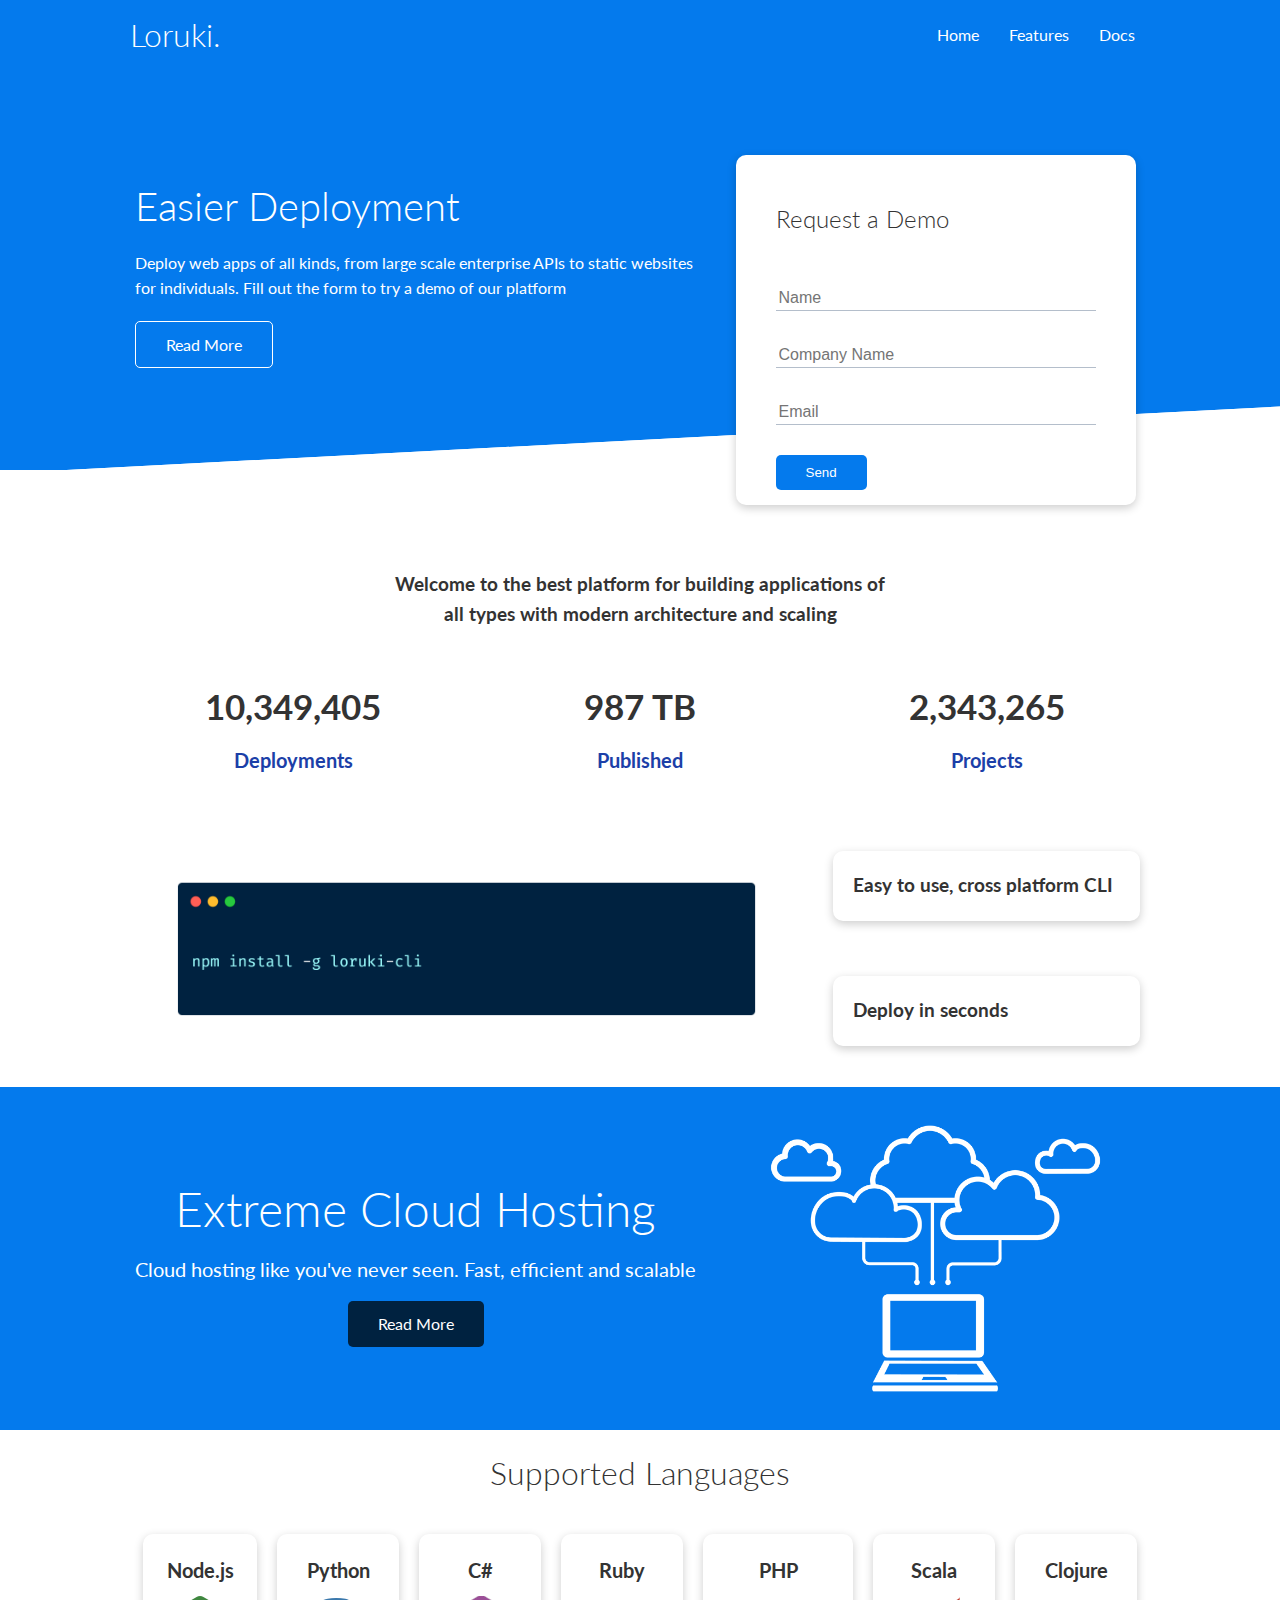
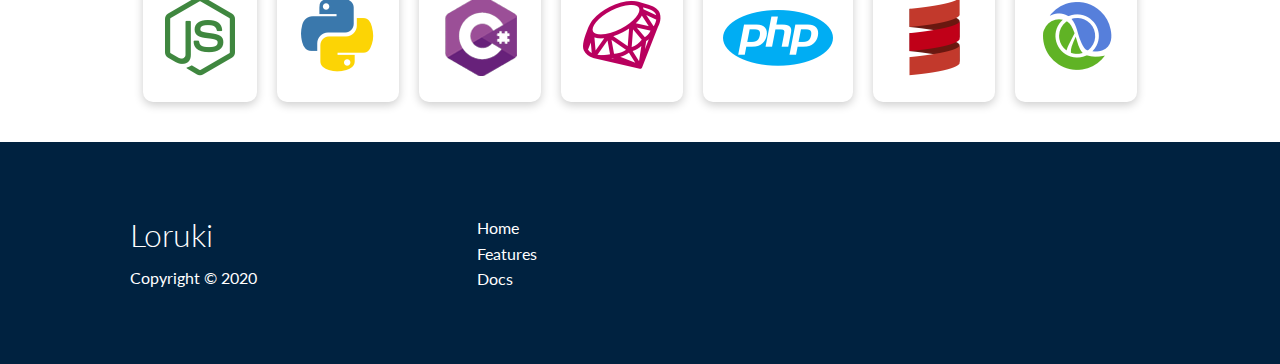
<file: index.html>
<!DOCTYPE html>
<html lang="en">
<head>
  <meta charset="UTF-8">
  <meta http-equiv="X-UA-Compatible" content="IE=edge">
  <meta name="viewport" content="width=device-width, initial-scale=1.0">
  <link rel="stylesheet" href="https://cdnjs.cloudflare.com/ajax/libs/font-awesome/5.15.1/css/all.min.css"
    integrity="sha512-+4zCK9k+qNFUR5X+cKL9EIR+ZOhtIloNl9GIKS57V1MyNsYpYcUrUeQc9vNfzsWfV28IaLL3i96P9sdNyeRssA=="
    crossorigin="anonymous" />
  <link rel="stylesheet" href="./css/utilities.css">
  <link rel="stylesheet" href="./css/style.css">
  <title>Loruki | Cloud Hosting For Everyone</title>
</head>
<body>
  <!-- Navbar -->
  <div class="navbar">
    <div class="container flex">
      <h1 class="logo">Loruki.</h1>
      <nav>
        <ul>
          <li><a href="index.html">Home</a></li>
          <li><a href="features.html">Features</a></li>
          <li><a href="docs.html">Docs</a></li>
        </ul>
      </nav>
    </div>
  </div>

  <!-- Showcase -->
  <section class="showcase">
    <div class="container grid">
      <div class="showcase-text">
        <h1>Easier Deployment</h1>
        <p>Deploy web apps of all kinds, from large scale enterprise APIs to static websites for individuals. Fill out the form to
        try a demo of our platform</p>
        <a href="features.html" class="btn btn-outline">Read More</a>
      </div>
      
      <div class="showcase-form card">
        <h2>Request a Demo</h2>
        <form name="contact" netlify-honeypot="bot-field" method="POST" data-netlify="true">
          <input type="hidden" name="form-name" value="contact">
          <p class="hidden">
            <label>Don’t fill this out if you're human: <input name="bot-field" /></label>
          </p>
          <div class="form-control">
            <input type="text" name="name" placeholder="Name" required>
          </div>
          <div class="form-control">
            <input type="text" name="company" placeholder="Company Name" required>
          </div>
          <div class="form-control">
            <input type="email" name="email" placeholder="Email" required>
          </div>
          <input type="submit" value="Send" class="btn btn-primary">
        </form>
      </div>
    </div>
  </section>

  <!-- Stats -->
  <section class="stats">
    <div class="container">
      <h3 class="stats-heading text-center my-1">
        Welcome to the best platform for building applications of all types with modern architecture and scaling
      </h3>
  
      <div class="grid grid-3 text-center my-4">
        <div>
          <i class="fas fa-server fa-3x"></i>
          <h3>10,349,405</h3>
          <p class="text-secondary">Deployments</p>
        </div>
        <div>
          <i class="fas fa-upload fa-3x"></i>
          <h3>987 TB</h3>
          <p class="text-secondary">Published</p>
        </div>
        <div>
          <i class="fas fa-project-diagram fa-3x"></i>
          <h3>2,343,265</h3>
          <p class="text-secondary">Projects</p>
        </div>
      </div>
    </div>
  </section>

  <!-- Cli -->
  <section class="cli">
    <div class="container grid">
      <img src="images/cli.png" alt="">
      <div class="card">
        <h3>Easy to use, cross platform CLI</h3>
      </div>
      <div class="card">
        <h3>Deploy in seconds</h3>
      </div>
    </div>
  </section>

  <!-- Cloud -->
  <section class="cloud bg-primary my-2 py-2">
    <div class="container grid">
      <div class="text-center">
        <h2 class="lg">Extreme Cloud Hosting</h2>
        <p class="lead my-1">Cloud hosting like you've never seen. Fast, efficient and scalable</p>
        <a href="features.html" class="btn btn-dark">Read More</a>
      </div>
      <img src="./images/cloud.png" alt="">
    </div>
  </section>

  <!-- Languages -->
  <section class="languages">
    <h2 class="md text-center my-2">
      Supported Languages
    </h2>
    <div class="container flex">
      <div class="card">
        <h4>Node.js</h4>
        <img src="./images/logos/node.png" alt="">
      </div>
      <div class="card">
        <h4>Python</h4>
        <img src="./images/logos/python.png" alt="">
      </div>
      <div class="card">
        <h4>C#</h4>
        <img src="./images/logos/csharp.png" alt="">
      </div>
      <div class="card">
        <h4>Ruby</h4>
        <img src="./images/logos/ruby.png" alt="">
      </div>
      <div class="card">
        <h4>PHP</h4>
        <img src="./images/logos/php.png" alt="">
      </div>
      <div class="card">
        <h4>Scala</h4>
        <img src="./images/logos/scala.png" alt="">
      </div>
      <div class="card">
        <h4>Clojure</h4>
        <img src="./images/logos/clojure.png" alt="">
      </div>
    </div>
  </section>

  <!-- Footer -->
  <footer class="footer bg-dark py-5">
    <div class="container grid grid-3">
      <div>
        <h1>Loruki
        </h1>
        <p>Copyright &copy; 2020</p>
      </div>
      <nav>
        <ul>
          <li><a href="index.html">Home</a></li>
          <li><a href="features.html">Features</a></li>
          <li><a href="docs.html">Docs</a></li>
        </ul>
      </nav>
      <div class="social">
        <a href="#"><i class="fab fa-github fa-2x"></i></a>
        <a href="#"><i class="fab fa-facebook fa-2x"></i></a>
        <a href="#"><i class="fab fa-instagram fa-2x"></i></a>
        <a href="#"><i class="fab fa-twitter fa-2x"></i></a>
      </div>
    </div>
  </footer>
</body>
</html>
</file>
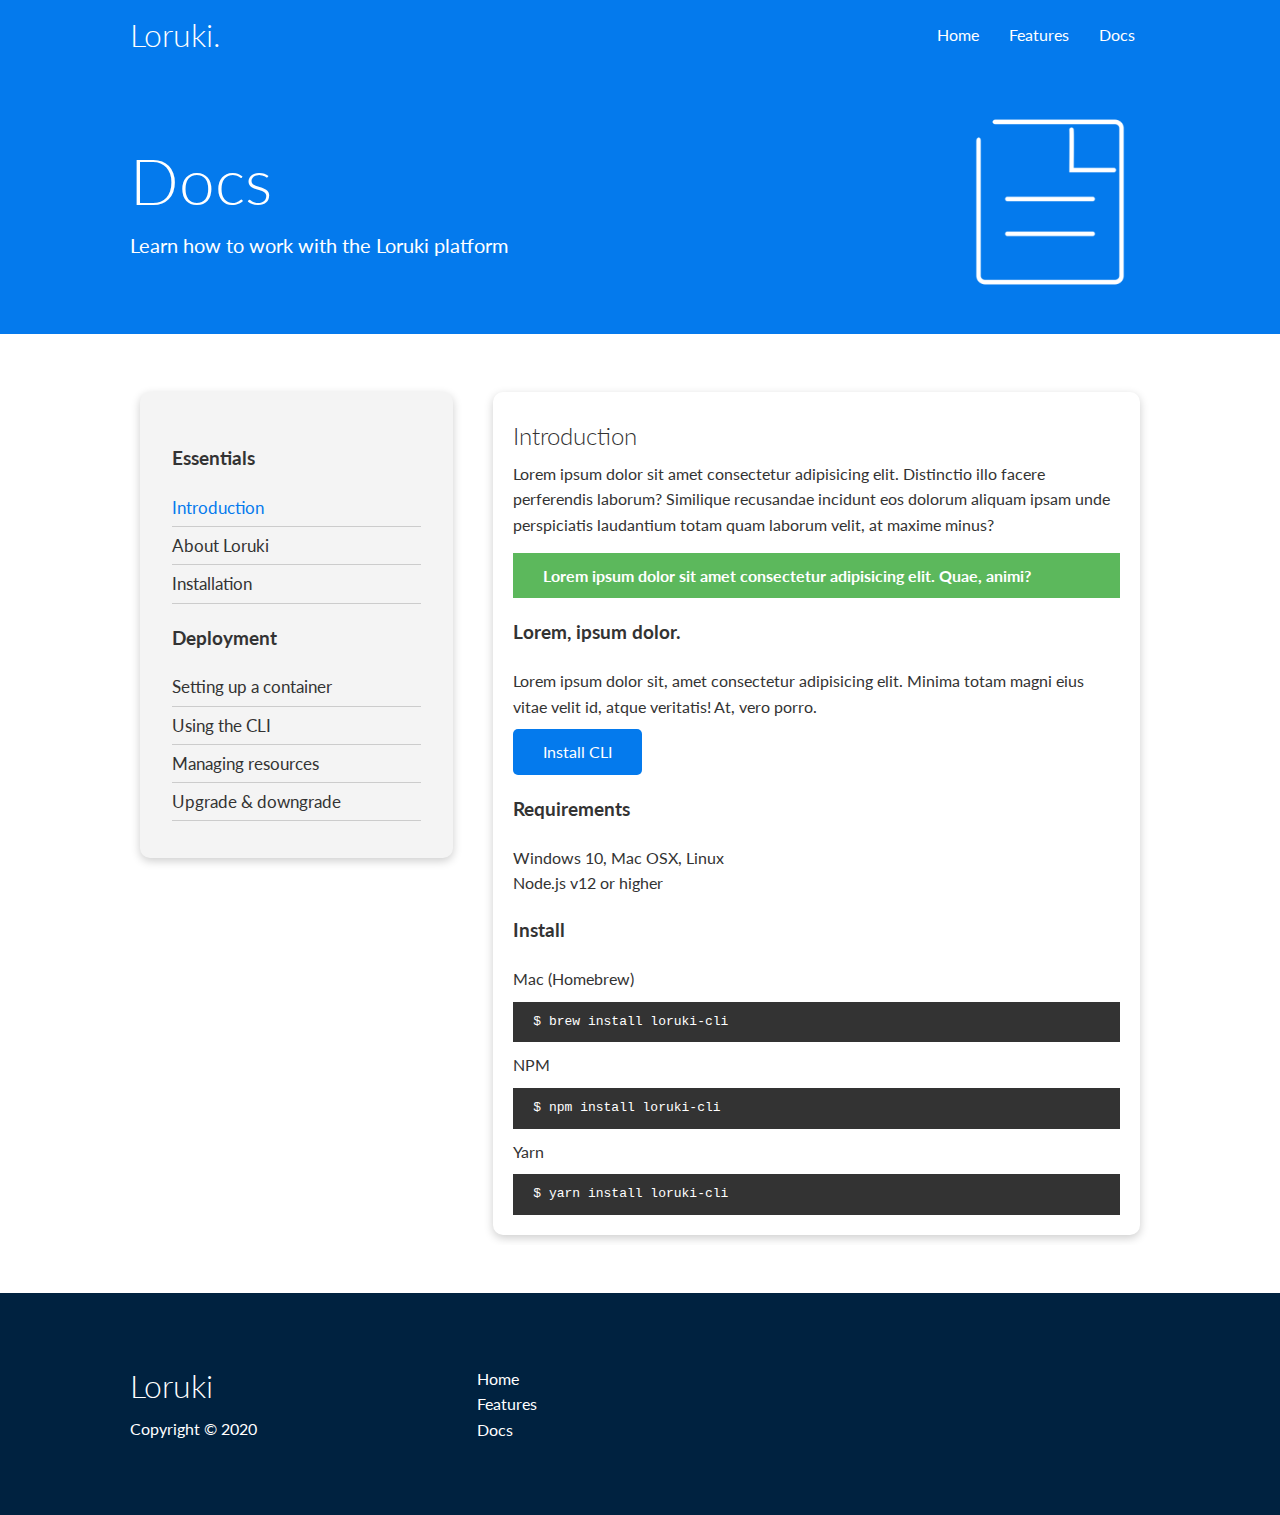
<file: docs.html>
<!DOCTYPE html>
<html lang="en">

<head>
  <meta charset="UTF-8">
  <meta http-equiv="X-UA-Compatible" content="IE=edge">
  <meta name="viewport" content="width=device-width, initial-scale=1.0">
  <link rel="stylesheet" href="https://cdnjs.cloudflare.com/ajax/libs/font-awesome/5.15.1/css/all.min.css"
    integrity="sha512-+4zCK9k+qNFUR5X+cKL9EIR+ZOhtIloNl9GIKS57V1MyNsYpYcUrUeQc9vNfzsWfV28IaLL3i96P9sdNyeRssA=="
    crossorigin="anonymous" />
  <link rel="stylesheet" href="./css/utilities.css">
  <link rel="stylesheet" href="./css/style.css">
  <title>Loruki | Cloud Hosting For Everyone</title>
</head>

<body>

  <!-- Navbar -->
  <div class="navbar">
    <div class="container flex">
      <h1 class="logo">Loruki.</h1>
      <nav>
        <ul>
          <li><a href="index.html">Home</a></li>
          <li><a href="features.html">Features</a></li>
          <li><a href="docs.html">Docs</a></li>
        </ul>
      </nav>
    </div>
  </div>

  <!-- Head -->
  <section class="docs-head bg-primary py-3">
    <div class="container grid">
      <div>
        <h1 class="xl">Docs</h1>
        <p class="lead">Learn how to work with the Loruki platform</p>
      </div>
      <img src="./images/docs.png" alt="">
    </div>
  </section>

  <!-- Docs main -->
  <section class="docs-main my-4">
    <div class="container grid">
      <div class="card bg-light p-3">
        <h3 class="my-2">Essentials</h3>
        <nav>
          <ul>
            <li><a class="text-primary" href="#">Introduction</a></li>
            <li><a href="#">About Loruki</a></li>
            <li><a href="#">Installation</a></li>
          </ul>
        </nav>
    
        <h3 class="my-2">Deployment</h3>
        <nav>
          <ul>
            <li><a href="#">Setting up a container</a></li>
            <li><a href="#">Using the CLI</a></li>
            <li><a href="#">Managing resources</a></li>
            <li><a href="#">Upgrade & downgrade</a></li>
          </ul>
        </nav>
        </div>
        <div class="card">
          <h2>Introduction</h2>
          <p>Lorem ipsum dolor sit amet consectetur adipisicing elit. Distinctio illo facere perferendis laborum? Similique
            recusandae incidunt eos dolorum aliquam ipsam unde perspiciatis laudantium totam quam laborum velit, at maxime
            minus?</p>
        
          <div class="alert alert-success">
            <i class="fas fa-info"></i> Lorem ipsum dolor sit amet consectetur adipisicing elit. Quae, animi?
          </div>
        
          <h3>Lorem, ipsum dolor.</h3>
          <p>Lorem ipsum dolor sit, amet consectetur adipisicing elit. Minima totam magni eius vitae velit id, atque veritatis!
            At, vero porro.</p>
          <a href="#" class="btn btn-primary">Install CLI</a>

          <h3>Requirements</h3>
          <ul>
            <li>Windows 10, Mac OSX, Linux</li>
            <li>Node.js v12 or higher</li>
          </ul>
          
          <h3>Install</h3>
          <p>Mac (Homebrew)</p>
          <pre><code>$ brew install loruki-cli</code></pre>
          <p>NPM</p>
          <pre><code>$ npm install loruki-cli</code></pre>
          <p>Yarn</p>
          <pre><code>$ yarn install loruki-cli</code></pre>
          
          </div>
          </div>
          </section>

  <!-- Footer -->
  <footer class="footer bg-dark py-5">
    <div class="container grid grid-3">
      <div>
        <h1>Loruki
        </h1>
        <p>Copyright &copy; 2020</p>
      </div>
      <nav>
        <ul>
          <li><a href="index.html">Home</a></li>
          <li><a href="features.html">Features</a></li>
          <li><a href="docs.html">Docs</a></li>
        </ul>
      </nav>
      <div class="social">
        <a href="#"><i class="fab fa-github fa-2x"></i></a>
        <a href="#"><i class="fab fa-facebook fa-2x"></i></a>
        <a href="#"><i class="fab fa-instagram fa-2x"></i></a>
        <a href="#"><i class="fab fa-twitter fa-2x"></i></a>
      </div>
    </div>
  </footer>
</body>

</html>
</file>
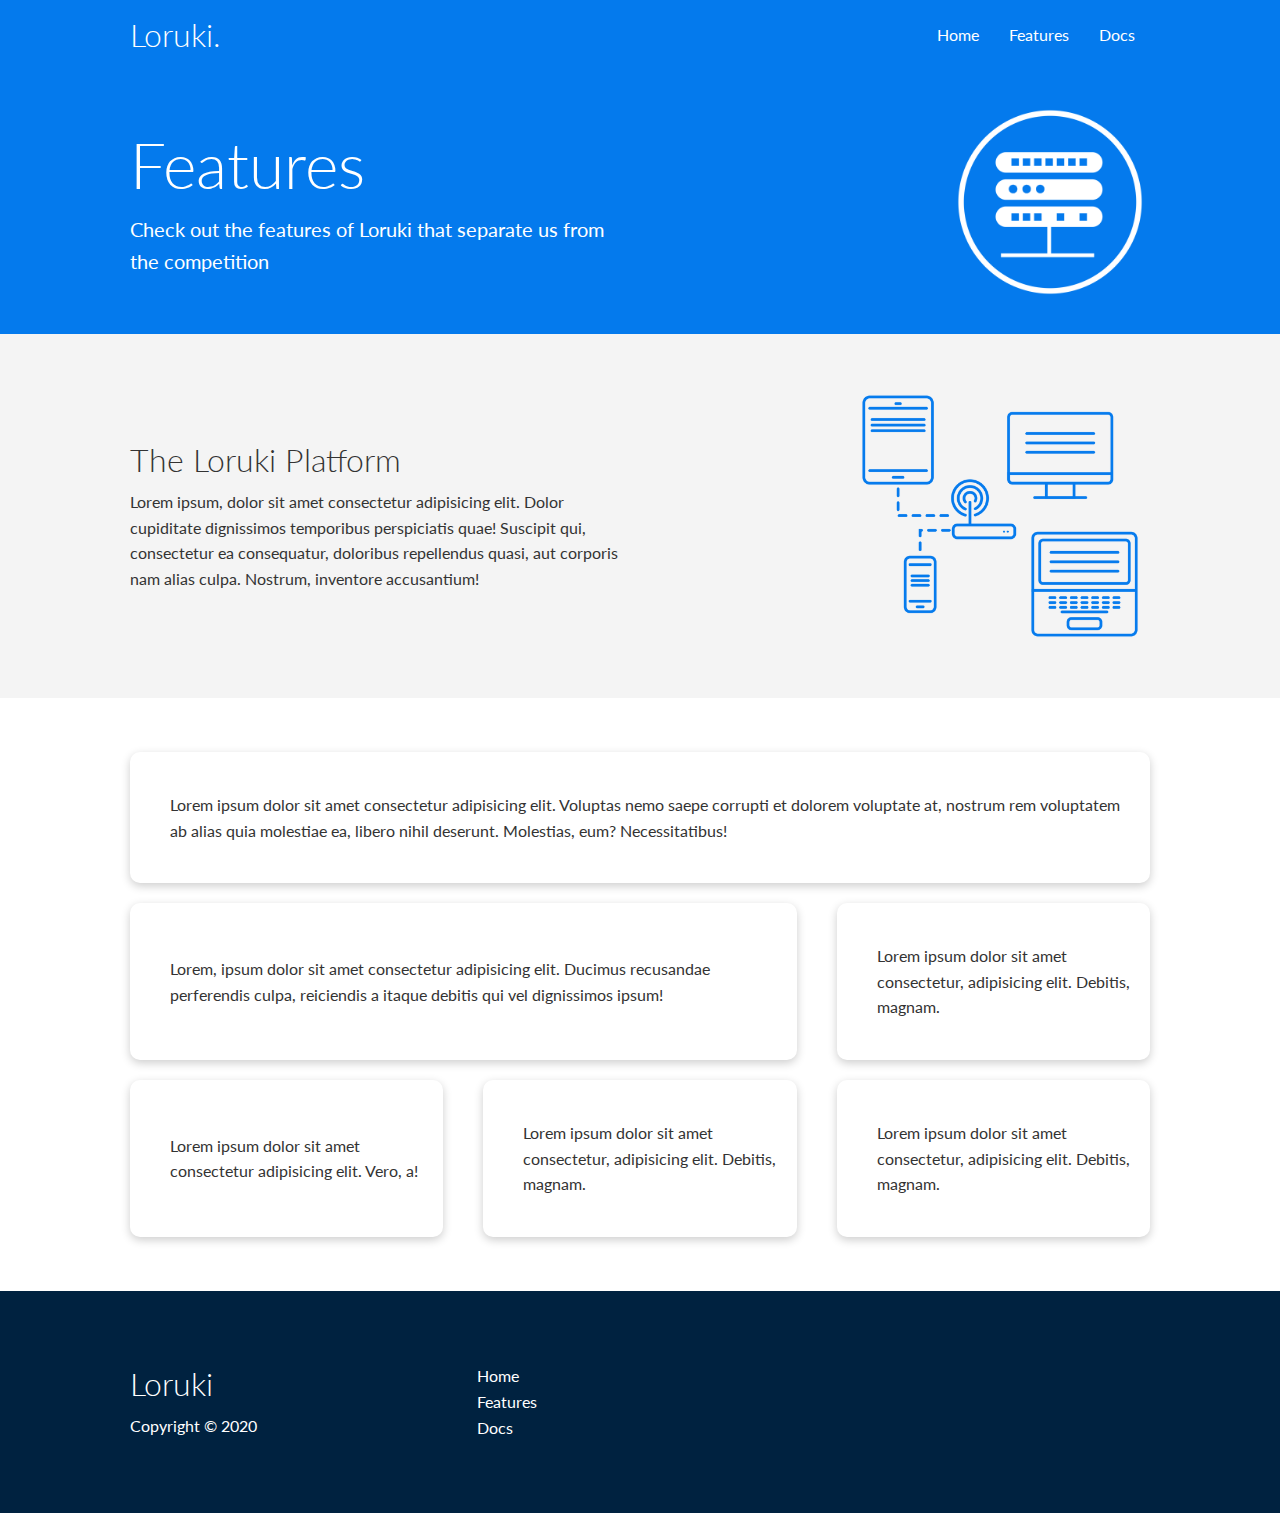
<file: features.html>
<!DOCTYPE html>
<html lang="en">

<head>
  <meta charset="UTF-8">
  <meta http-equiv="X-UA-Compatible" content="IE=edge">
  <meta name="viewport" content="width=device-width, initial-scale=1.0">
  <link rel="stylesheet" href="https://cdnjs.cloudflare.com/ajax/libs/font-awesome/5.15.1/css/all.min.css"
    integrity="sha512-+4zCK9k+qNFUR5X+cKL9EIR+ZOhtIloNl9GIKS57V1MyNsYpYcUrUeQc9vNfzsWfV28IaLL3i96P9sdNyeRssA=="
    crossorigin="anonymous" />
  <link rel="stylesheet" href="./css/utilities.css">
  <link rel="stylesheet" href="./css/style.css">
  <title>Loruki | Cloud Hosting For Everyone</title>
</head>

<body>

  <!-- Navbar -->
  <div class="navbar">
    <div class="container flex">
      <h1 class="logo">Loruki.</h1>
      <nav>
        <ul>
          <li><a href="index.html">Home</a></li>
          <li><a href="features.html">Features</a></li>
          <li><a href="docs.html">Docs</a></li>
        </ul>
      </nav>
    </div>
  </div>

<!-- Head -->
<section class="features-head bg-primary py-3">
  <div class="container grid">
    <div>
      <h1 class="xl">Features</h1>
      <p class="lead">Check out the features of Loruki that separate us from the
      competition</p>
    </div>
      <img src="./images/server.png" alt="">
  </div>
</section>

<!-- Sub head -->
<section class="features-sub-head bg-light py-3">
  <div class="container grid">
    <div>
      <h1 class="md">The Loruki Platform</h1>
      <p>
        Lorem ipsum, dolor sit amet consectetur adipisicing elit. Dolor cupiditate dignissimos temporibus perspiciatis
        quae! Suscipit qui, consectetur ea consequatur, doloribus repellendus quasi, aut corporis nam alias culpa.
        Nostrum, inventore accusantium!
      </p>
    </div>
    <img src="./images/server2.png" alt="">
  </div>
</section>

<section class="features-main my-2">
  <div class="container grid grid-3">
    <div class="card flex">
      <i class="fas fa-server fa-3x"></i>
      <p>Lorem ipsum dolor sit amet consectetur adipisicing elit. Voluptas nemo saepe corrupti et dolorem voluptate at,
        nostrum rem voluptatem ab alias quia molestiae ea, libero nihil deserunt. Molestias, eum? Necessitatibus!</p>
    </div>
    <div class="card flex">
      <i class="fas fa-network-wired fa-3x"></i>
      <p>
        Lorem, ipsum dolor sit amet consectetur adipisicing elit. Ducimus
        recusandae perferendis culpa, reiciendis a itaque debitis qui vel
        dignissimos ipsum!
      </p>
    </div>
    <div class="card flex">
      <i class="fas fa-laptop-code fa-3x"></i>
      <p>
        Lorem ipsum dolor sit amet consectetur, adipisicing elit. Debitis,
        magnam.
      </p>
    </div>
    <div class="card flex">
      <i class="fas fa-database fa-3x"></i>
      <p>
        Lorem ipsum dolor sit amet consectetur adipisicing elit. Vero, a!
      </p>
    </div>
    <div class="card flex">
      <i class="fas fa-power-off fa-3x"></i>
      <p>
        Lorem ipsum dolor sit amet consectetur, adipisicing elit. Debitis,
        magnam.
      </p>
    </div>
    <div class="card flex">
      <i class="fas fa-upload fa-3x"></i>
      <p>
        Lorem ipsum dolor sit amet consectetur, adipisicing elit. Debitis,
        magnam.
      </p>
    </div>
  </div>
</section>

  <!-- Footer -->
  <footer class="footer bg-dark py-5">
    <div class="container grid grid-3">
      <div>
        <h1>Loruki
        </h1>
        <p>Copyright &copy; 2020</p>
      </div>
      <nav>
        <ul>
          <li><a href="index.html">Home</a></li>
          <li><a href="features.html">Features</a></li>
          <li><a href="docs.html">Docs</a></li>
        </ul>
      </nav>
      <div class="social">
        <a href="#"><i class="fab fa-github fa-2x"></i></a>
        <a href="#"><i class="fab fa-facebook fa-2x"></i></a>
        <a href="#"><i class="fab fa-instagram fa-2x"></i></a>
        <a href="#"><i class="fab fa-twitter fa-2x"></i></a>
      </div>
    </div>
  </footer>
</body>

</html>
</file>
<file: css/utilities.css>
/* Utilities - the classes used all around website */
.container {
  max-width: 1100px;
  margin: 0 auto;
  overflow: auto;
  /* gets rid of space btwn Logo and h1 */
  padding: 0 40px;
}

.card {
  background-color: #fff;
  color: #333;
  border-radius: 10px;
  box-shadow: 0 3px 10px rgba(0, 0, 0, 0.2);
  padding: 20px;
  margin: 10px;
}

.btn {
  display: inline-block;
  padding: 10px 30px;
  cursor: pointer;
  background: var(--primary-color);
  color: #fff;
  border: none;
  border-radius: 5px;
}

.btn-outline {
  background-color: transparent;
  border: 1px #fff solid;
}

.btn:hover {
  transform: scale(0.98);
}

/* Backgrounds & colored buttons */
.bg-primary,
.btn-primary {
  background-color: var(--primary-color);
  color: #fff;
}

.bg-secondary,
.btn-secondary {
  background-color: var(--secondary-color);
  color: #fff;
}

.bg-dark,
.btn-dark {
  background-color: var(--dark-color);
  color: #fff;
}

.bg-light,
.btn-light {
  background-color: var(--light-color);
  color: #333;
}

.bg-primary a,
.btn-primary a,
.bg-secondary a,
.btn-secondary a,
.bg-dark a,
.btn-dark a {
  color: #fff;
}

/* Text colors */
.text-primary {
  color: var(--primary-color);
}

.text-secondary {
  color: var(--secondary-color);
}

.text-dark {
  color: var(--dark-color);
}

.text-light {
  color: var(--light-color);
}

/* Text sizes */
.lead {
  font-size: 20px;
}

.sm {
  font-size: 1rem;
}

.md {
  font-size: 2rem;
}

.lg {
  font-size: 3rem;
}

.xl {
  font-size: 4rem;
}

.text-center {
  text-align: center;
}

/* Alert */
.alert {
  background-color: var(--light-color);
  padding: 10px 20px;
  font-weight: bold;
  margin: 15px 0;
}

.alert i {
  margin-right: 10px;
}

.alert-success {
  background-color: var(--success-color);
  color: #fff;
}

.alert-error {
  background-color: var(--error-color);
  color: #fff;
}


.flex {
  display: flex;
  justify-content: center;
  align-items: center;
  height: 100%;
}

.grid {
  display: grid;
  grid-template-columns: repeat(2, 1fr);
  gap: 20px;
  justify-content: center;
  align-items: center;
  height: 100%;
}

.grid-3 {
  grid-template-columns: repeat(3, 1fr);
}

/* Margin */
.my-1 {
  margin: 1rem 0;
}

.my-2 {
  margin: 1.5rem 0;
}

.my-3 {
  margin: 2rem 0;
}

.my-4 {
  margin: 3rem 0;
}

.my-5 {
  margin: 4rem 0;
}

.m-1 {
  margin: 1rem;
}

.m-2 {
  margin: 1.5rem;
}

.m-3 {
  margin: 2rem;
}

.m-4 {
  margin: 3rem;
}

.m-5 {
  margin: 4rem;
}

/* Padding */
.py-1 {
  padding: 1rem 0;
}

.py-2 {
  padding: 1.5rem 0;
}

.py-3 {
  padding: 2rem 0;
}

.py-4 {
  padding: 3rem 0;
}

.py-5 {
  padding: 4rem 0;
}

.p-1 {
  padding: 1rem;
}

.p-2 {
  padding: 1.5rem;
}

.p-3 {
  padding: 2rem;
}

.p-4 {
  padding: 3rem;
}

.p-5 {
  padding: 4rem;
}
</file>
<file: css/style.css>
@import url('https://fonts.googleapis.com/css2?family=Lato:wght@300&display=swap');

:root {
  --primary-color: #047aed;
  --secondary-color: #1c3fa8;
  --dark-color: #002240;
  --light-color: #f4f4f4;
  --success-color: #5cb85c;
  --error-color: #d9534f;
}

* {
  box-sizing: border-box;
  padding: 0;
  margin: 0;
}

body {
  font-family: 'Lato', sans-serif;
  color: #333;
  line-height: 1.6;
}

ul {
  list-style-type: none;
}

a {
  text-decoration: none;
  color: #333;
}

h1,
h2 {
  font-weight: 300;
  line-height: 1.2;
  margin: 10px 0;
}

p {
  margin: 10px 0;
}

img {
  width: 100%;
}

code,
pre {
  background: #333;
  color: #fff;
  padding: 10px;
}

.hidden {
  visibility: hidden;
  height: 0;
}

/* Navbar */
.navbar {
  background-color: var(--primary-color);
  color: #fff;
  height: 70px;
}

.navbar ul {
  display: flex;
}

.navbar a {
  color: #fff;
  padding: 10px;
  margin: 0 5px;
}

.navbar a:hover {
  border-bottom: 2px #fff solid;
}

.navbar .flex {
  justify-content: space-between;
}

/* Showcase */
.showcase {
  height: 400px;
  background-color: var(--primary-color);
  color: #fff;
  position: relative;
}

.showcase h1 {
  font-size: 40px;
}

.showcase p {
  margin: 20px 0;
}

.showcase .grid {
  overflow: visible;
  grid-template-columns: 55% auto;
  gap: 30px;
}

.showcase-text {
  animation: slideInFromLeft 1s ease-in;
}

.showcase-form {
  position: relative;
  top: 60px;
  height: 350px;
  width: 400px;
  padding: 40px;
  z-index: 100;
  justify-self: flex-end;
  animation: slideInFromRight 1s ease-in;
}

.showcase-form .form-control {
  margin: 30px 0;
}

.showcase-form input[type='text'],
.showcase-form input[type='email'] {
  border: 0;
  border-bottom: 1px solid #b4becb;
  width: 100%;
  padding: 3px;
  font-size: 16px;
}

.showcase-form input:focus {
  outline: none;
}

.showcase::before,
.showcase::after {
  content: '';
  position: absolute;
  height: 100px;
  bottom: -70px;
  right: 0;
  left: 0;
  background: #fff;
  transform: skewY(-3deg);
  /* Add to make sure skewed area works in all browsers */
  -webkit-transform: skewY(-3deg);
  -moz-transform: skewY(-3deg);
  -ms-transform: skewY(-3deg);
}

/* Stats */
.stats {
  padding-top: 100px;
  animation: slideInFromBottom 1s ease-in;
}

.stats-heading {
  max-width: 500px;
  margin: auto;
}

.stats .grid h3 {
  font-size: 35px;
}

.stats .grid p {
  font-size: 20px;
  font-weight: bold;
}

/* Cli */
.cli .grid {
  grid-template-columns: repeat(3, 1fr);
  grid-template-rows: repeat(2, 1fr);
}

.cli .grid>*:first-child { /* select whatever is the first-child */
  grid-column: 1 / span 2;
  grid-row: 1 / span 2;
}

/* Cloud */
.cloud .grid {
  grid-template-columns: 4fr 3fr;
}

/* Languages */
.languages .flex {
  flex-wrap: wrap;
}

.languages .card {
  text-align: center;
  margin: 18px 10px 40px;
  transition: transform 0.2s ease-in;
}

.languages .card h4 {
  font-size: 20px;
  margin-bottom: 10px;
}

.languages .card:hover {
  transform: translateY(-15px);
}

/* Features */
.features-head img,
.docs-head img {
  width: 200px;
  justify-self: flex-end;
}

.features-sub-head img {
  width: 300px;
  justify-self: flex-end;
}

.features-main .card>i {
  margin-right: 20px;
}

.features-main .grid {
  padding: 30px;
}

.features-main .grid>*:first-child {
  grid-column: 1 / span 3;
}

.features-main .grid>*:nth-child(2) {
  grid-column: 1 / span 2;
}

/* Docs */
.docs-main h3 {
  margin: 20px 0;
}

.docs-main .grid {
  grid-template-columns: 1fr 2fr;
  align-items: flex-start;
}

.docs-main nav li {
  font-size: 17px;
  padding-bottom: 5px;
  margin-bottom: 5px;
  border-bottom: 1px #ccc solid;
}

.docs-main a:hover {
  font-weight: bold;
}

/* Footer */
.footer .social a {
  margin: 0 10px;
}

.fa-github:hover {
  color: #000000;
}

.fa-facebook:hover {
  color: #1773EA;
}

.fa-instagram:hover {
  color: #B32E87;
}

.fa-twitter:hover {
  color: #1C9CEA;
}

/* Animations */
@keyframes slideInFromLeft {
  0% {
    transform: translateX(-100%);
  }

  100% {
    transform: translateX(0);
  }
}

@keyframes slideInFromRight {
  0% {
    transform: translateX(100%);
  }

  100% {
    transform: translateX(0);
  }
}

@keyframes slideInFromTop {
  0% {
    transform: translateY(-100%);
  }

  100% {
    transform: translateX(0);
  }
}

@keyframes slideInFromBottom {
  0% {
    transform: translateY(100%);
  }

  100% {
    transform: translateX(0);
  }
}

/* media query 2 */
/* 1 of 2 Tablets and under */
@media (max-width: 768px) {
  grid,
  .showcase .grid,
  .stats .grid,
  .cli .grid,
  .cloud .grid,
  .features-main .grid,
  .docs-main .grid {
      grid-template-columns: 1fr;
      grid-template-rows: 1fr;
}

  .showcase {
    height: auto;
  }

  .showcase-text {
    text-align: center;
    margin-top: 40px;
    animation: slideInFromTop 1s ease-in;
  }

  .showcase-form {
    justify-self: center;
    margin: auto;
    animation: slideInFromBottom 1s ease-in;
  }

  .cli .grid>*:first-child {
    grid-column: 1;
    grid-row: 1;
    }
  
  .features-head,
  .features-sub-head,
  .docs-head {
    text-align: center;
  }

  .features-head img,
  .features-sub-head img,
  .docs-head img {
    justify-self: center;
  }

  .features-main .grid>*:first-child,
  .features-main .grid>*:nth-child(2) {
    grid-column: 1;
  }
} 

/* 2 of 2 Mobile */
@media (max-width: 500px) {
  .navbar {
      height: 110px;
    }
  
    .navbar .flex {
      flex-direction: column;
    }
    
    .navbar ul {
      padding: 10px;
      background-color: rgba(0, 0, 0, 0.1);
      }

    .showcase-form {
      width: 300px;
      }
}
</file>
